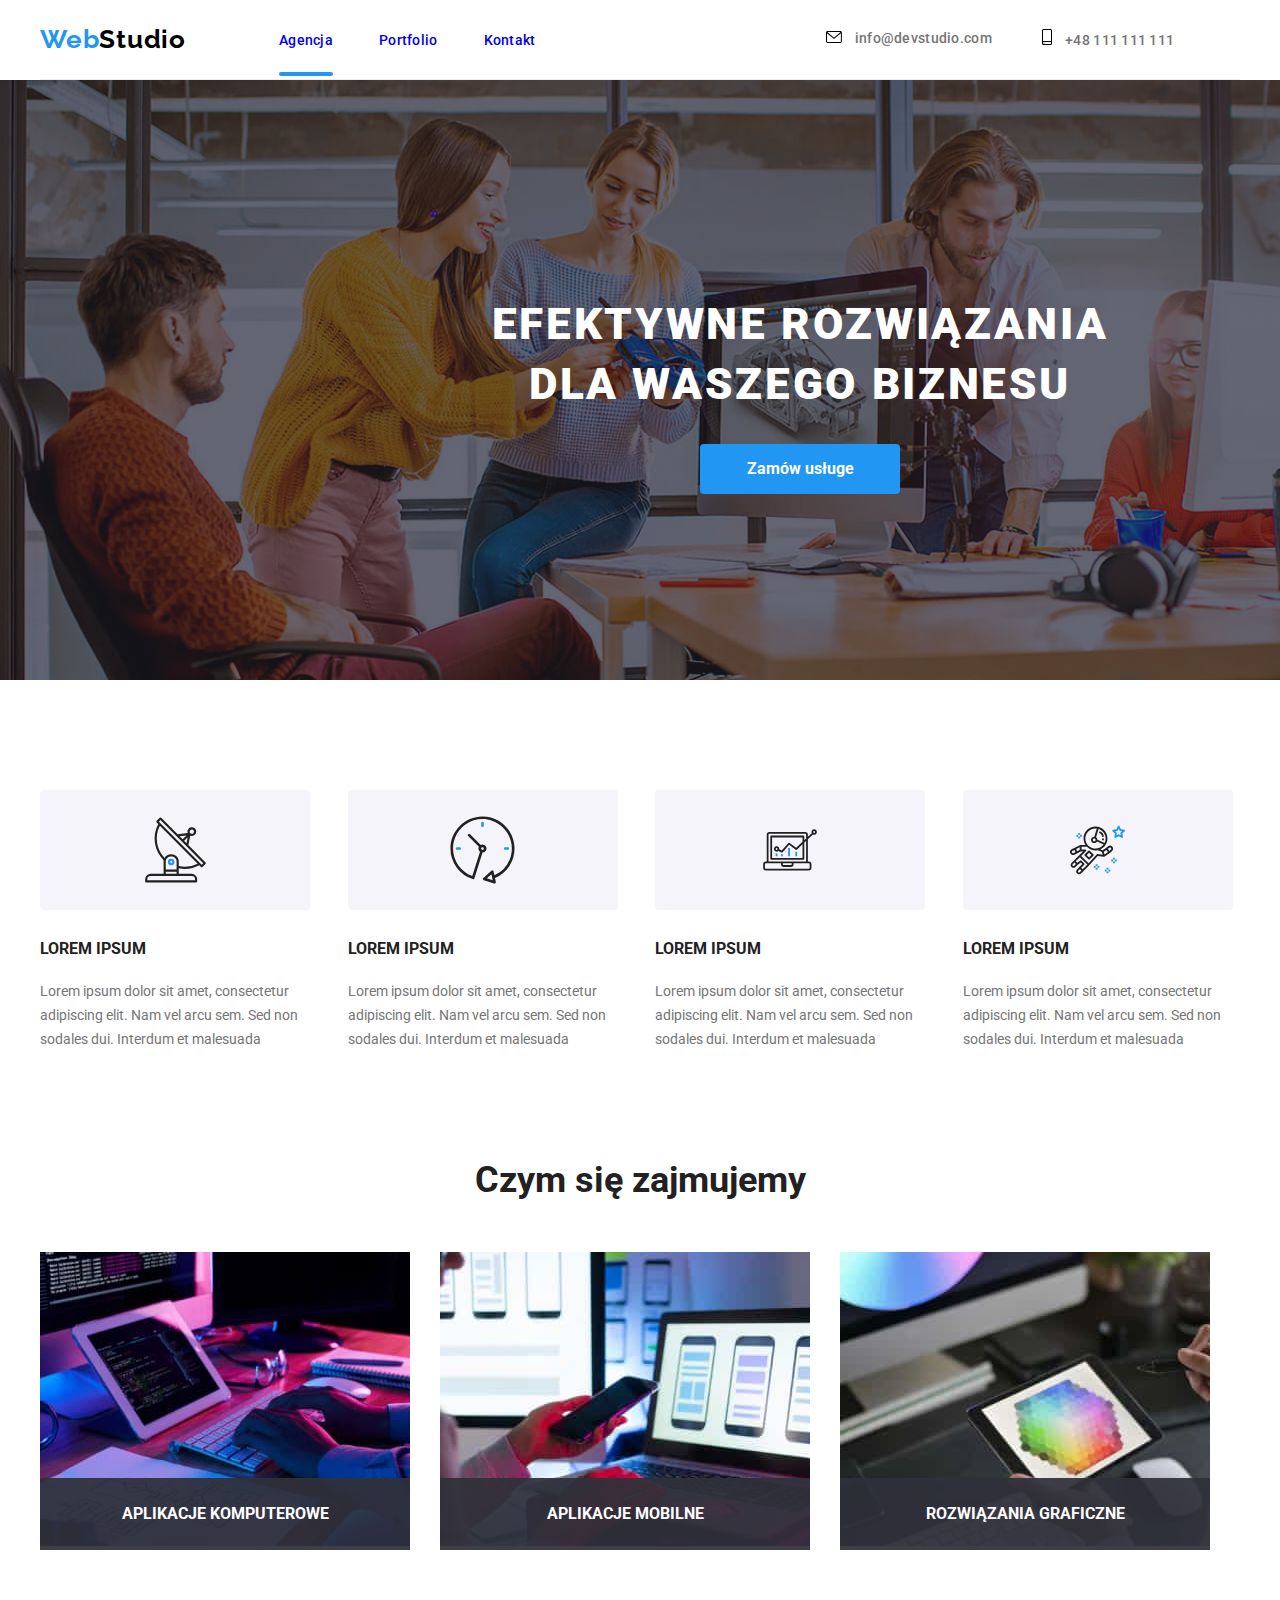
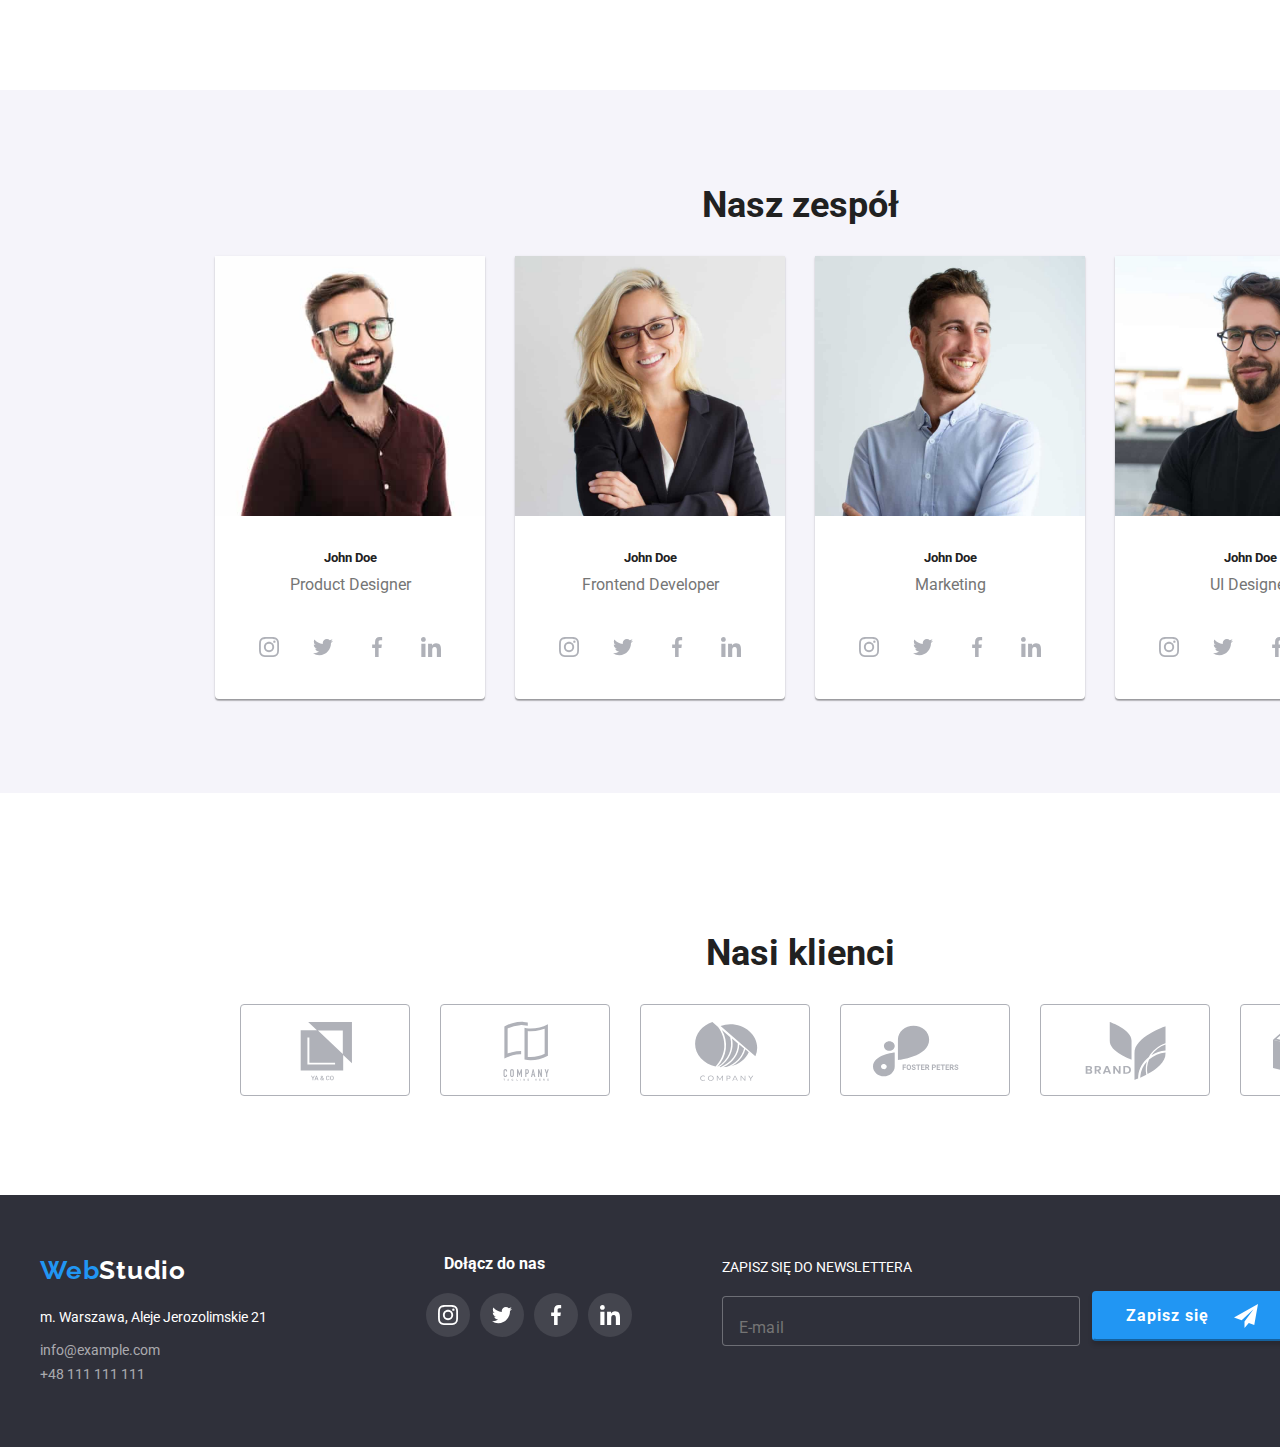
<file: index.html>
<!DOCTYPE html>
<html lang="en">
  <head>
    <meta charset="UTF-8" />
    <meta http-equiv="X-UA-Compatible" content="IE=edge" />
    <meta name="viewport" content="width=device-width, initial-scale=1.0" />
    <link rel="stylesheet" href="https://cdnjs.cloudflare.com/ajax/libs/modern-normalize/1.0.0/modern-normalize.min.css" />
    <link href="css/main.min.css " rel="stylesheet" />
    <link rel="preconnect" href="https://fonts.googleapis.com" />
    <link rel="preconnect" href="https://fonts.gstatic.com" crossorigin />
    <link
      href="https://fonts.googleapis.com/css2?family=Raleway:wght@700&family=Roboto:wght@400;500;700;900&display=swap"
      rel="stylesheet"
    />
    <title>Studio</title>
  </head>
  <body>
      <header class="header">
          <div class="header-wrapper">
          <a href="index.html" class="header__logo">
              <span class="blue-text">Web</span>Studio
          </a>
          <nav class="navigation">
          <ul class="navigation__list">
            <li>
              <a class="navigation__link current-page-link" href="index.html">Agencja</a>
            </li>
            <li>
              <a class="navigation__link" href="portfolio.html">Portfolio</a>
            </li>
            <li>
              <a class="navigation__link" href="index.html">Kontakt</a>
            </li>
          </ul>
          </nav>
          <ul class="navigation__contacts">
            <li>
              <a class="navigation__email" href="emailto:info@devstudio.com">
                <svg class="navigation__icon" width="16" height="12">
                  <use href="./images/icons.svg#icon-envelope"></use>
                </svg>
                info@devstudio.com
              </a>
            </li>
            <li>
              <a class="navigation__tel" href="tel:+48111111111">
                <svg class="navigation__icon" width="10" height="16">
                  <use href="./images/icons.svg#icon-smartphone"></use>
                </svg>
                +48 111 111 111</a>
            </li>
          </ul>
          </div>
      </header>
      <main>
        <div class="title-background picture with-picture">
          <div class="container">
          <h1 class="title">
            EFEKTYWNE ROZWIĄZANIA <br />
            DLA WASZEGO BIZNESU
          </h1> 
          <button type="button" class="title__button" data-modal-open>Zamów usługe</button>
        </div>
        </div>
        <div class="lorem">
        <div class="container">
          <ul class="lorem__descriptions">
            <li>
              <div class="lorem__icon">
                <svg width="65px" height="70px">
                  <use href="./images/icons.svg#icon-antenna-1"></use>
                </svg>
              </div>
              <h4>LOREM IPSUM</h4>
              <p class="lorem__text">
                Lorem ipsum dolor sit amet, consectetur adipiscing elit. Nam vel
                arcu sem. Sed non sodales dui. Interdum et malesuada
              </p>
            </li>
            <li>
              <div class="lorem__icon">
                <svg width="67px" height="70px">
                  <use href="./images/icons.svg#icon-clock-1"></use>
                </svg>
              </div>
              <h4>LOREM IPSUM</h4>
              <p class="lorem__text">
                Lorem ipsum dolor sit amet, consectetur adipiscing elit. Nam vel
                arcu sem. Sed non sodales dui. Interdum et malesuada
              </p>
            </li>
            <li>
              <div class="lorem__icon">
                <svg width="70px" height="53.69px">
                  <use href="./images/icons.svg#icon-diagram-1"></use>
                </svg>
              </div>
              <h4>LOREM IPSUM</h4>
              <p class="lorem__text">
                Lorem ipsum dolor sit amet, consectetur adipiscing elit. Nam vel
                arcu sem. Sed non sodales dui. Interdum et malesuada
              </p>
            </li>
            <li>
              <div class="lorem__icon">
                <svg width="55px" height="60px">
                  <use href="./images/icons.svg#icon-astronaut-1"></use>
                </svg>
              </div>
              <h4>LOREM IPSUM</h4>
              <p class="lorem__text">
                Lorem ipsum dolor sit amet, consectetur adipiscing elit. Nam vel
                arcu sem. Sed non sodales dui. Interdum et malesuada
              </p>
            </li>
          </ul>
        </div>
        <div class="offer container">
          <h2 class="offer__title">Czym się zajmujemy</h2>
          <ul class="offer__services">
            <li >
              <div class="offer__image">
              <img
                src="./images/PC.jpg"
                alt="person typing on PC keyboard"
                width="370"
                height="294"
              />
              <p class="offer__label">Aplikacje komputerowe</p>
              </div>
            </li>
            <li>
              <div class="offer__image">
              <img
                src="./images/mobile.jpg"
                alt="person looking at mobile and laptop"
                width="370"
                height="294"
              />
              <p class="offer__label">Aplikacje MOBILNE</p>
              </div>
            </li>
            <li>
              <div class="offer__image">
              <img
                src="./images/tablet.jpg"
                alt="person carrying tablet"
                width="370"
                height="294"
              />
              <p class="offer__label">rozwiązania graficzne</p>
              </div>
            </li>
          </ul>
        </div>
        </div>
        <div class="team">
        <div class="team-container">
          <div class="container">
          <h2 class="team__title">Nasz zespół</h2>
          <ul class="team__members">
            <li class="team__team-card">
              <img
                src="./images/prduct_designer.jpg"
                alt="a smiling man"
                width="270"
                height="260"
              />
              <h5 class="team__name">John Doe</h5>
              <p class="team__profession">Product Designer</p>
            <div class="team__social-media">
              <svg class="team__social-media-icon">
                <use href="./images/icons.svg#icon-instagram-2" width="20" height="20" x="12" y="12"></use>
              </svg>
              <svg class="team__social-media-icon">
                <use href="./images/icons.svg#icon-twitter-1" width="20" height="20" x="12" y="12"></use>
              </svg>
              <svg class="team__social-media-icon">
                <use href="./images/icons.svg#icon-facebook-1" width="20" height="20" x="12" y="12"></use>
              </svg>
              <svg class="team__social-media-icon">
                <use href="./images/icons.svg#icon-linkedin-1" width="20" height="20" x="12" y="12"></use>
              </svg>
            </div>
            </li>
            <li class="team__team-card">
              <img
                src="./images/frontend_developer.jpg"
                alt="a smiling woman"
                width="270"
                height="260"
              />
              <h5 class="team__name">John Doe</h5>
              <p class="team__profession">Frontend Developer</p>
            <div class="team__social-media">
              <svg class="team__social-media-icon">
                <use href="./images/icons.svg#icon-instagram-2" width="20" height="20" x="12" y="12"></use>
              </svg>
              <svg class="team__social-media-icon">
                <use href="./images/icons.svg#icon-twitter-1" width="20" height="20" x="12" y="12"></use>
              </svg>
              <svg class="team__social-media-icon">
                <use href="./images/icons.svg#icon-facebook-1" width="20" height="20" x="12" y="12"></use>
              </svg>
              <svg class="team__social-media-icon">
                <use href="./images/icons.svg#icon-linkedin-1" width="20" height="20" x="12" y="12"></use>
              </svg>
            </div>
            </li>
            <li class="team__team-card">
              <img
                src="./images/marketing.jpg"
                alt="a smiling man"
                width="270"
                height="260"
              />
              <h5 class="team__name">John Doe</h5>
              <p class="team__profession">Marketing</p>
              <div class="team__social-media">
                <svg class="team__social-media-icon">
                  <use href="./images/icons.svg#icon-instagram-2" width="20" height="20" x="12" y="12"></use>
                </svg>
                <svg class="team__social-media-icon">
                  <use href="./images/icons.svg#icon-twitter-1" width="20" height="20" x="12" y="12"></use>
                </svg>
                <svg class="team__social-media-icon">
                  <use href="./images/icons.svg#icon-facebook-1" width="20" height="20" x="12" y="12"></use>
                </svg>
                <svg class="team__social-media-icon">
                  <use href="./images/icons.svg#icon-linkedin-1" width="20" height="20" x="12" y="12"></use>
                </svg>
              </div>

            </li>
            <li class="team__team-card">
              <img
                src="./images/UI_designer.jpg"
                alt="a smiling man"
                width="270"
                height="260"
              />
              <h5 class="team__name">John Doe</h5>
              <p class="team__profession">UI Designer</p>
              <div class="team__social-media">
                <svg class="team__social-media-icon">
                  <use href="./images/icons.svg#icon-instagram-2" width="20" height="20" x="12" y="12"></use>
                </svg>
                <svg class="team__social-media-icon">
                  <use href="./images/icons.svg#icon-twitter-1" width="20" height="20" x="12" y="12"></use>
                </svg>
                <svg class="team__social-media-icon">
                  <use href="./images/icons.svg#icon-facebook-1" width="20" height="20" x="12" y="12"></use>
                </svg>
                <svg class="team__social-media-icon">
                  <use href="./images/icons.svg#icon-linkedin-1" width="20" height="20" x="12" y="12"></use>
                </svg>
              </div>
            </li>
          </ul>
          </div>
        </div>
        </div>
        <div class="our-clients">
          <div class="our-clients-container">
            <div class="container">
              <h2 class="our-clients__title">Nasi klienci</h2>
              <ul class="our-clients__clients">
                <li>
                  <a href="index.html">
                    <svg class="our-clients__icon">
                      <use href="./images/icons.svg#icon-client1"
                      width="106"
                      height="60"
                      x="32"
                      y="16">
                      </use>
                    </svg>
                  </a>
                </li>
                <li>
                  <a href="index.html">
                    <svg class="our-clients__icon">
                      <use href="./images/icons.svg#icon-client2" width="106" 
                      height="60" 
                      x="32" 
                      y="16">
                      </use>
                    </svg>
                  </a>
                </li>
                <li>
                  <a href="index.html">
                    <svg class="our-clients__icon">
                      <use href="./images/icons.svg#icon-client3" width="106" 
                      height="60" 
                      x="32" 
                      y="16">
                      </use>
                    </svg>
                  </a>
                </li>
                <li>
                  <a href="index.html">
                    <svg class="our-clients__icon">
                      <use href="./images/icons.svg#icon-client4" width="106" 
                      height="60" 
                      x="32" 
                      y="16">
                      </use>
                    </svg>
                  </a>
                </li>
                <li>
                  <a href="index.html">
                    <svg class="our-clients__icon">
                      <use href="./images/icons.svg#icon-client5" width="106" height="60" 
                      x="32" 
                      y="16">
                      </use>
                    </svg>
                  </a>
                </li>
                <li>
                  <a href="index.html">
                    <svg class="our-clients__icon">
                      <use href="./images/icons.svg#icon-client6" width="106" 
                      height="60" 
                      x="32" 
                      y="16">
                      </use>
                    </svg>
                  </a>
                </li>
              </ul>
            </div>
          </div>
        </div>
      </main>

      <footer class="footer">
        <div class="container footer-container">
          <div>
          <a href="index.html" class="footer__logo">
              <span class="blue-text">Web</span>Studio
          </a>
          <address class="footer__address">m. Warszawa, Aleje Jerozolimskie 21</address>
          <ul class="footer__contacts">
            <li><a class="footer__email" href="emailto:info@example.com">info@example.com</a>
            </li>
            <li><a class="footer__tel" href="tel:+48111111111">+48 111 111 111</a>
            </li>
          </ul>
          </div>
        <div class="footer__media">
          <h4 class="footer__media-title">Dołącz do nas</h4>
        
          <div class="footer__icon-list">
            <svg class="footer__icon">
              <use href="./images/icons.svg#icon-instagram-2" width="20" height="20" x="12" y="12"></use>
            </svg>
            <svg class="footer__icon">
              <use href="./images/icons.svg#icon-twitter-1" width="20" height="20" x="12" y="12"></use>
            </svg>
            <svg class="footer__icon">
              <use href="./images/icons.svg#icon-facebook-1" width="20" height="20" x="12" y="12"></use>
            </svg>
            <svg class="footer__icon">
              <use href="./images/icons.svg#icon-linkedin-1" width="20" height="20" x="12" y="12"></use>
            </svg>
          </div>
        </div>
        <form class="newsletter-form">
        <div class="newsletter">
          <label class="newsletter__label">Zapisz się do newslettera
            <input class="newsletter__email" name="footer-email" placeholder="E-mail" rows="1"></input>
          </label>
        </div>
        <div class="signup">
          <button type="submit" class="signup__button">Zapisz się
            <svg width="24" height="24" class="signup__icon">
              <use xlink:href="./images/form-icons.svg#icon-form-send">
              </use>
            </svg>
          </button>
        </div>
        </form>
        </div>
      </footer>
   
      <div class="backdrop is-hidden" data-modal>
        <div class="modal-window">
          <button class="modal-window__close-btn" type="button" data-modal-close>
            <svg width="11" height="11">
              <use xlink:href="./images/icon-modal.svg#icon-closure">
              </use>
            </svg>
          </button>
      
          <form class="form">
            <h3 class="form__header">Zostaw swoje dane w formularzu poniżej</h3>
      
            <div class="input">
              <label for="name-input" class="input__label">Imię</label>
              <div class="input__icon">
                <input type="text" name="name" class="input__box" id="name-input" required>
                <svg width="18" height="18" class="input__box-svg">
                  <use xlink:href="./images/form-icons.svg#icon-form-person"></use>
                </svg>
              </div>
            </div>
      
            <div class="input">
              <label for="phone-input" class="input__label">Telefon</label>
              <div class="input__icon">
                <input type="tel" name="phone" class="input__box" id="phone-input" title="Fill phone before sending!" required>
                <svg width="18" height="18" class="input__box-svg">
                  <use xlink:href="./images/form-icons.svg#icon-form-phone"></use>
                </svg>
              </div>
            </div>
      
            <div class="input">
              <label for="email-input" class="input__label">Email</label>
              <div class="input__icon">
                <input type="text" name="email" class="input__box" id="email-input">
                <svg width="18" height="18" class="input__box-svg">
                  <use xlink:href="./images/form-icons.svg#icon-form-envelope"></use>
                </svg>
              </div>
            </div>
            <label class="input__label">Komentarz
              <textarea class="input__comment" name="comments" placeholder="Wprowadź tekst" rows="6"></textarea>
            </label>
      
            <div class="policy" method="post">
              <label for="user-policy" class="policy__label">
                <input type="checkbox" id="user-policy" class="policy__checkbox" name="agreement" required />
                Oświadczam iż akceptuję&nbsp;<a href="#" class="policy__link">Regulamin&nbsp;</a> i&nbsp; <a href="#"
                  class="policy__link">Politykę Prywatności</a>.
              </label>
      
              <div class="submit-container">
                <button type="submit" class="submit-container__btn">Wyślij</button>
              </div>
      
            </div>
          </form>
        </div>
      </div>

      <script src="./js/modal.js"></script>

  </body>
</html>
</file>
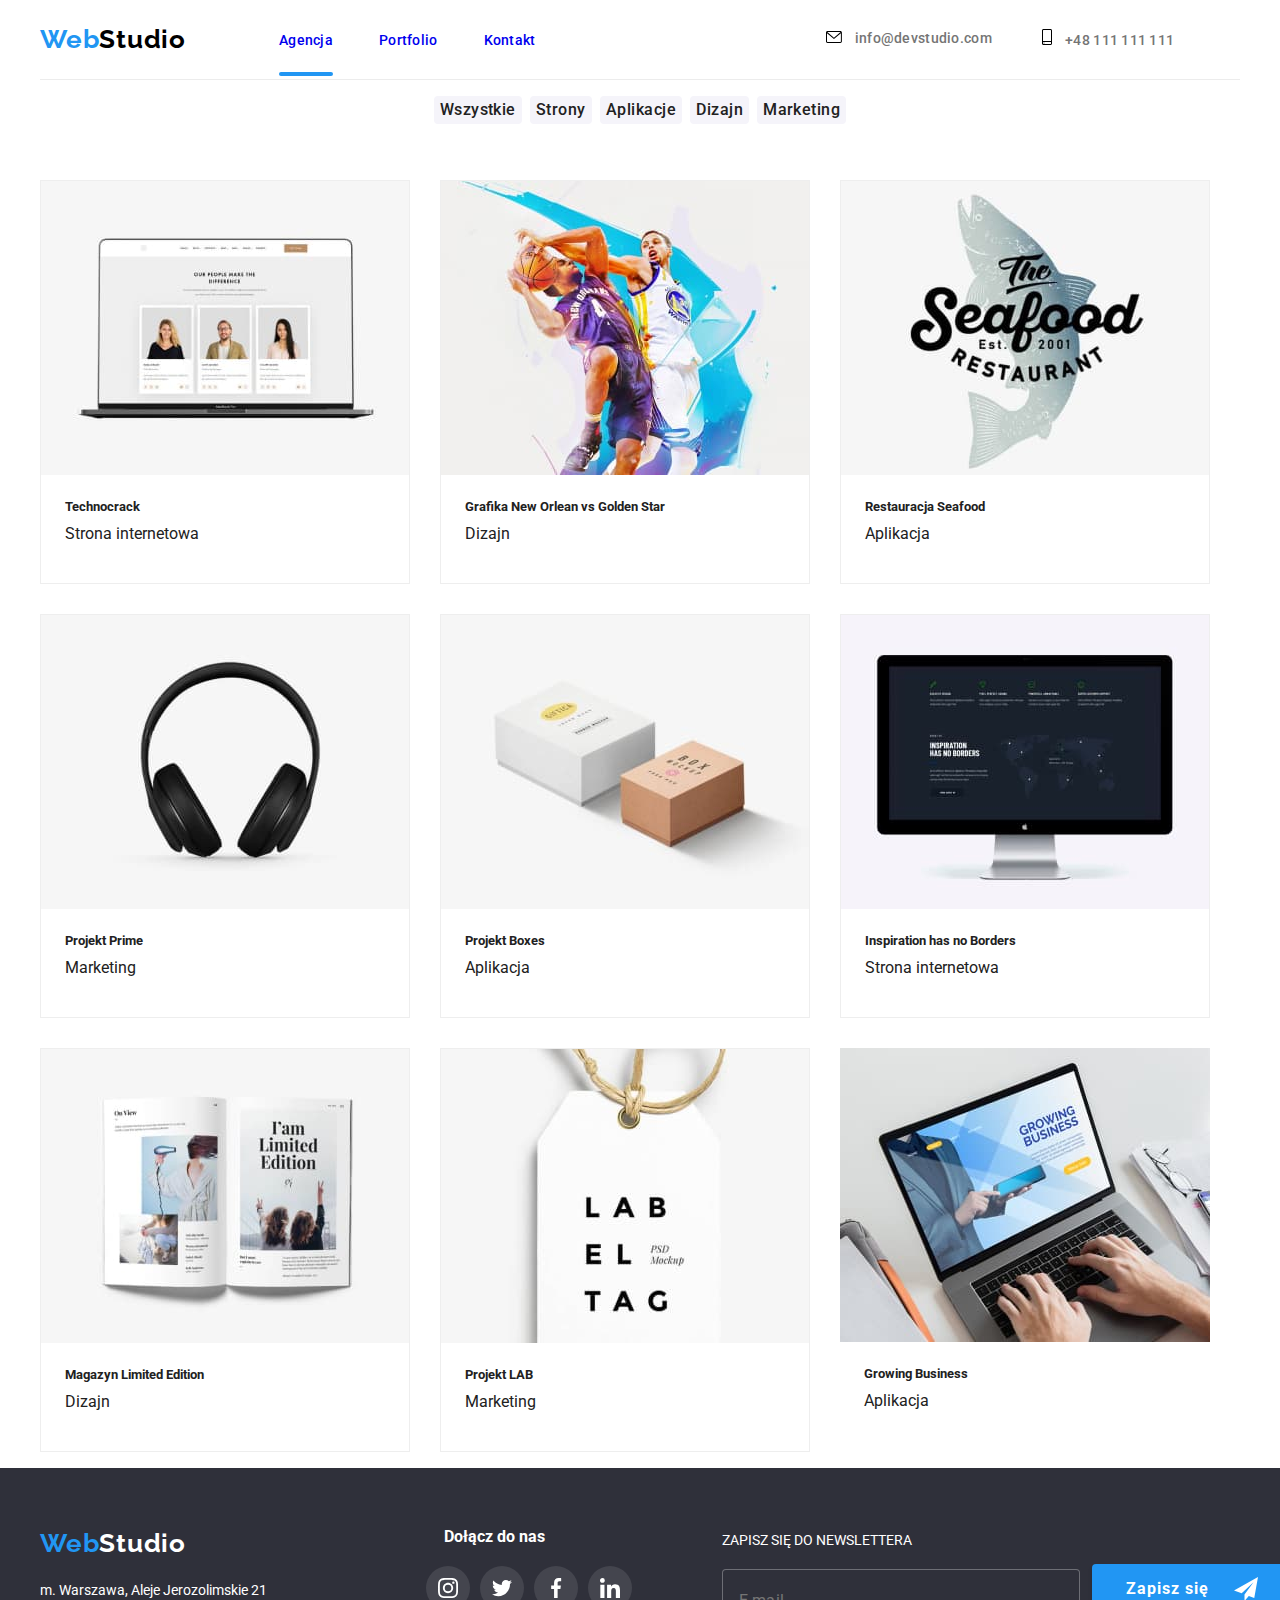
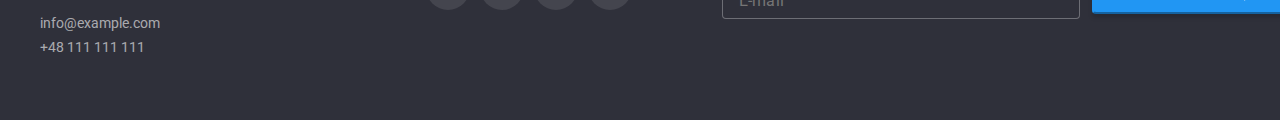
<file: portfolio.html>
<!DOCTYPE html>
<html lang="en">
<head>
    <meta charset="UTF-8">
    <meta http-equiv="X-UA-Compatible" content="IE=edge">
    <meta name="viewport" content="width=device-width, initial-scale=1.0">
    <link rel="stylesheet" href="https://cdnjs.cloudflare.com/ajax/libs/modern-normalize/1.0.0/modern-normalize.min.css" />
    <link href="css/main.min.css" rel="stylesheet" />
    <link rel="preconnect" href="https://fonts.googleapis.com" />
    <link rel="preconnect" href="https://fonts.gstatic.com" crossorigin />
    <link
      href="https://fonts.googleapis.com/css2?family=Raleway:wght@700&family=Roboto:wght@400;500;700;900&display=swap"
      rel="stylesheet"
    />
    <title>Portolio</title>
</head>
<body>
      <header class="header">
        <div class="header-wrapper">
          <a href="index.html" class="header__logo">
            <span class="blue-text">Web</span>Studio
          </a>
          <nav class="navigation">
            <ul class="navigation__list">
              <li>
                <a class="navigation__link current-page-link" href="index.html">Agencja</a>
              </li>
              <li>
                <a class="navigation__link" href="portfolio.html">Portfolio</a>
              </li>
              <li>
                <a class="navigation__link" href="index.html">Kontakt</a>
              </li>
            </ul>
          </nav>
          <ul class="navigation__contacts">
            <li>
              <a class="navigation__email" href="emailto:info@devstudio.com">
                <svg class="navigation__icon" width="16" height="12">
                  <use href="./images/icons.svg#icon-envelope"></use>
                </svg>
                info@devstudio.com
              </a>
            </li>
            <li>
              <a class="navigation__tel" href="tel:+48111111111">
                <svg class="navigation__icon" width="10" height="16">
                  <use href="./images/icons.svg#icon-smartphone"></use>
                </svg>
                +48 111 111 111</a>
            </li>
          </ul>
        </div>
      </header>
      <main>
        <div class="section container">
        <ul class="menu">
          <li>
            <button type="button" class="menu__button">Wszystkie</button>
          </li>
          
          <li>
            <button type="button" class="menu__button">Strony</button>
          </li>
          <li>
            <button type="button" class="menu__button">Aplikacje</button>
          </li>
          <li>
            <button type="button" class="menu__button">Dizajn</button>
          </li>
          <li>
            <button type="button" class="menu__button">Marketing</button>
          </li>
        </ul>
        <ul class="services"> 
          <li class="services__offer">
            <div class="image-overlay">
            <div class="overlay">
              <p>Technocrack jest popularną platformą wykorzystywaną do rozpowszechniania koronawirusa. Firmy wykorzystują tę
                platformę
                do celów szpiegowskich i ataków na niezabezpieczone serwery konkurencji</p>
            </div>   
            <img
              src="./images/p_technocrack.jpg"
              alt="strona internetowa"
              width="370px"
              height="294px"
            />
            </div>
            <h5 class="services__header">Technocrack</h5>
            <p class="services__type">Strona internetowa</p>

          </li>
          <li class="services__offer">
            <div class="image-overlay">
              <div class="overlay">
                <p>Technocrack jest popularną platformą wykorzystywaną do rozpowszechniania koronawirusa. Firmy wykorzystują tę
                  platformę
                  do celów szpiegowskich i ataków na niezabezpieczone serwery konkurencji</p>
              </div>
            <img
            src="./images/p_basketball.jpg"
            alt="mecz koszykówki"
            width="370px"
            height="294px"
          />
            </div>
            <h5 class="services__header">Grafika New Orlean vs Golden Star</h5>
            <p class="services__type">Dizajn</p>
          </li>
          <li class="services__offer">
            <div class="image-overlay">
              <div class="overlay">
                <p>Technocrack jest popularną platformą wykorzystywaną do rozpowszechniania koronawirusa. Firmy wykorzystują tę
                  platformę
                  do celów szpiegowskich i ataków na niezabezpieczone serwery konkurencji</p>
              </div>
            <img
            src="./images/p_seafood_restaurant.jpg"
            alt="logo restauracji Seafood"
            width="370px"
            height="294px"
          />
              </div>
            <h5 class="services__header">Restauracja Seafood</h5>
            <p class="services__type">Aplikacja</p>
          </li>
          <li class="services__offer">
            <div class="image-overlay">
              <div class="overlay">
                <p>Technocrack jest popularną platformą wykorzystywaną do rozpowszechniania koronawirusa. Firmy wykorzystują tę
                  platformę
                  do celów szpiegowskich i ataków na niezabezpieczone serwery konkurencji</p>
              </div>
            <img
            src="./images/p_headphones.jpg"
            alt="słuchawki nauszne"
            width="370px"
            height="294px"
          />
              </div>
            <h5 class="services__header">Projekt Prime</h5>
            <p class="services__type">Marketing</p>
          </li>
          <li class="services__offer">
            <div class="image-overlay">
              <div class="overlay">
                <p>Technocrack jest popularną platformą wykorzystywaną do rozpowszechniania koronawirusa. Firmy wykorzystują tę
                  platformę
                  do celów szpiegowskich i ataków na niezabezpieczone serwery konkurencji</p>
              </div>
            <img
            src="./images/p_boxes.jpg"
            alt="dwa pudełka"
            width="370px"
            height="294px"
          />
              </div>
            <h5 class="services__header">Projekt Boxes</h5>
            <p class="services__type">Aplikacja</p>
          </li>
          <li class="services__offer">
            <div class="image-overlay">
              <div class="overlay">
                <p>Technocrack jest popularną platformą wykorzystywaną do rozpowszechniania koronawirusa. Firmy wykorzystują tę
                  platformę
                  do celów szpiegowskich i ataków na niezabezpieczone serwery konkurencji</p>
              </div>
            <img
            src="./images/p_monitor.jpg"
            alt="monitor komputerowy"
            width="370px"
            height="294px"
          />
              </div>
            <h5 class="services__header">Inspiration has no Borders</h5>
            <p class="services__type">Strona internetowa</p>
          </li>
          <li class="services__offer">
            <div class="image-overlay">
              <div class="overlay">
                <p>Technocrack jest popularną platformą wykorzystywaną do rozpowszechniania koronawirusa. Firmy wykorzystują tę
                  platformę
                  do celów szpiegowskich i ataków na niezabezpieczone serwery konkurencji</p>
              </div>
            <img
            src="./images/p_magazine.jpg"
            alt="czasopismo"
            width="370px"
            height="294px"
          />
              </div>
            <h5 class="services__header">Magazyn Limited Edition</h5>
            <p class="services__type">Dizajn</p>
          </li>
          <li class="services__offer">
            <div class="image-overlay">
              <div class="overlay">
                <p>Technocrack jest popularną platformą wykorzystywaną do rozpowszechniania koronawirusa. Firmy wykorzystują tę
                  platformę
                  do celów szpiegowskich i ataków na niezabezpieczone serwery konkurencji</p>
              </div>
            <img
            src="./images/p_tag.jpg"
            alt="zawieszka z logo"
            width="370px"
            height="294px"
          />
              </div>
            <h5 class="services__header">Projekt LAB</h5>
            <p class="services__type">Marketing</p>
          </li>
          <li class="service-card">
            <div class="image-overlay">
              <div class="overlay">
                <p>Technocrack jest popularną platformą wykorzystywaną do rozpowszechniania koronawirusa. Firmy wykorzystują tę
                  platformę
                  do celów szpiegowskich i ataków na niezabezpieczone serwery konkurencji</p>
              </div>
            <img
            src="./images/p_laptop.jpg"
            alt="człowiek pracujący na laptopie"
            width="370px"
            height="294px"
          />
          </div>
            <h5 class="services__header">Growing Business</h5>
            <p class="services__type">Aplikacja</p>
          </li>
        </ul>
        </div>
      </main>
      <footer class="footer">
        <div class="container footer-container">
          <div>
            <a href="index.html" class="footer__logo">
              <span class="blue-text">Web</span>Studio
            </a>
            <address class="footer__address">m. Warszawa, Aleje Jerozolimskie 21</address>
            <ul class="footer__contacts">
              <li><a class="footer__email" href="emailto:info@example.com">info@example.com</a>
              </li>
              <li><a class="footer__tel" href="tel:+48111111111">+48 111 111 111</a>
              </li>
            </ul>
          </div>
          <div class="footer__media">
            <h4 class="footer__media-title">Dołącz do nas</h4>

            <div class="footer__icon-list">
              <svg class="footer__icon">
                <use href="./images/icons.svg#icon-instagram-2" width="20" height="20" x="12" y="12"></use>
              </svg>
              <svg class="footer__icon">
                <use href="./images/icons.svg#icon-twitter-1" width="20" height="20" x="12" y="12"></use>
              </svg>
              <svg class="footer__icon">
                <use href="./images/icons.svg#icon-facebook-1" width="20" height="20" x="12" y="12"></use>
              </svg>
              <svg class="footer__icon">
                <use href="./images/icons.svg#icon-linkedin-1" width="20" height="20" x="12" y="12"></use>
              </svg>
            </div>
          </div>
          <form class="newsletter-form">
            <div class="newsletter">
              <label class="newsletter__label">Zapisz się do newslettera
                <input class="newsletter__email" name="footer-email" placeholder="E-mail" rows="1"></input>
              </label>
            </div>
            <div class="signup">
              <button type="submit" class="signup__button">Zapisz się
                <svg width="24" height="24" class="signup__icon">
                  <use xlink:href="./images/form-icons.svg#icon-form-send">
                  </use>
                </svg>
              </button>
            </div>
          </form>
        </div>
      </footer>
</body>
</html>
</file>
<file: css/main.min.css>
body{font-family:"Roboto","Raleway",sans-serif;background-color:#fff;color:#212121;margin:0;padding:0}.container{width:100%;max-width:1200px;padding:0;margin:0 auto}.lorem{padding-top:94px}.lorem__descriptions{display:-webkit-box;display:-ms-flexbox;display:flex;list-style:none;-webkit-box-orient:horizontal;-webkit-box-direction:normal;-ms-flex-direction:row;flex-direction:row;gap:30px;list-style:none;padding-left:0}.lorem__icon{width:270px;height:120px;background-color:#f5f4fa;margin-bottom:30px;border-radius:4px;display:-webkit-box;display:-ms-flexbox;display:flex;-webkit-box-align:center;-ms-flex-align:center;align-items:center;-webkit-box-pack:center;-ms-flex-pack:center;justify-content:center;-webkit-transition:250ms cubic-bezier(0.4, 0, 0.2, 1);transition:250ms cubic-bezier(0.4, 0, 0.2, 1)}.lorem__icon:hover,.lorem__icon:focus{border:solid #2196f3;fill:#2196f3}.lorem__text{font-family:"Roboto";font-size:14px;line-height:1.71;color:#757575}.offer{margin-top:94px}.offer__services{display:-webkit-box;display:-ms-flexbox;display:flex;-webkit-box-orient:horizontal;-webkit-box-direction:normal;-ms-flex-direction:row;flex-direction:row;gap:30px;margin-top:50px;list-style:none;padding-left:0}.offer__label{display:block;position:absolute;bottom:0;left:0;margin:0;width:100%;font-weight:700;line-height:1.14;text-align:center;text-transform:uppercase;padding:27px 0px;color:#fff;background-color:rgba(47,48,58,.9333333333)}.offer__image{position:relative}.offer__title{font-family:"Roboto";font-style:bold;font-size:36px;line-height:1.17;letter-spacing:3%;text-align:center}.team{padding-top:94px}.team__title{padding-top:94px;font-family:"Roboto";font-style:bold;font-size:36px;line-height:1.17;letter-spacing:3%;text-align:center}.team__members{display:-webkit-box;display:-ms-flexbox;display:flex;-webkit-box-orient:horizontal;-webkit-box-direction:normal;-ms-flex-direction:row;flex-direction:row;-webkit-box-pack:center;-ms-flex-pack:center;justify-content:center;gap:30px;padding-bottom:94px;list-style:none;padding-left:0}.team__team-card{background-color:#fff;text-align:center;border-bottom-left-radius:4px;border-bottom-right-radius:4px;-webkit-box-shadow:0px 2px 1px rgba(0,0,0,.2),0px 1px 1px rgba(0,0,0,.14),0px 1px 3px rgba(0,0,0,.12);box-shadow:0px 2px 1px rgba(0,0,0,.2),0px 1px 1px rgba(0,0,0,.14),0px 1px 3px rgba(0,0,0,.12)}.team__name{margin:30px 0 10px 0}.team__profession{font-size:16px;line-height:1.19;color:#757575;margin:0 0 30px 0}.team__social-media{margin-bottom:30px;display:-webkit-box;display:-ms-flexbox;display:flex;-webkit-box-orient:horizontal;-webkit-box-direction:normal;-ms-flex-direction:row;flex-direction:row;-webkit-box-pack:center;-ms-flex-pack:center;justify-content:center;gap:10px}.team__social-media-icon{fill:#afb1b8;width:44px;height:44px;border-radius:50%;background-color:#fff;-webkit-transition:250ms cubic-bezier(0.4, 0, 0.2, 1);transition:250ms cubic-bezier(0.4, 0, 0.2, 1)}.team__social-media-icon:hover,.team__social-media-icon:focus{fill:#fff;background-color:#2196f3;cursor:pointer}.team-container{background-color:#f5f4fa;width:1600px;margin:auto}.our-clients{padding-top:94px}.our-clients__title{font-family:"Roboto";font-style:bold;font-size:36px;line-height:1.17;letter-spacing:3%;text-align:center}.our-clients__clients{display:-webkit-box;display:-ms-flexbox;display:flex;list-style:none;gap:30px;margin-bottom:94px}.our-clients__icon{border-radius:4px;border:#afb1b8 solid 1px;width:170px;height:92px;fill:#afb1b8;-webkit-transition:250ms cubic-bezier(0.4, 0, 0.2, 1);transition:250ms cubic-bezier(0.4, 0, 0.2, 1)}.our-clients__icon:hover,.our-clients__icon:focus{fill:#2196f3;border:#2196f3 solid 1px}.our-clients-container{width:1600px;margin:auto}.header{background-color:#fff;height:80px;width:1600px;-webkit-box-orient:horizontal;-webkit-box-direction:normal;-ms-flex-direction:row;flex-direction:row;display:-webkit-box;display:-ms-flexbox;display:flex;-webkit-box-pack:justify;-ms-flex-pack:justify;justify-content:space-between;gap:93px;border-bottom:1px solid #ececec;width:100%;max-width:1200px;padding:0;margin:0 auto}.header__logo{font-family:"Raleway";font-weight:700;font-size:26px;line-height:1.19;letter-spacing:.03em;color:#000;text-decoration:none}.header-wrapper{display:-webkit-box;display:-ms-flexbox;display:flex;-webkit-box-align:center;-ms-flex-align:center;align-items:center}.navigation{padding:0 auto}.navigation__list{display:-webkit-box;display:-ms-flexbox;display:flex;-webkit-box-orient:horizontal;-webkit-box-direction:normal;-ms-flex-direction:row;flex-direction:row;gap:46px;line-height:1.2;padding:0;margin-left:93px;list-style:none}.navigation__link{font-family:"Roboto";font-weight:500;font-size:14px;line-height:1.14;letter-spacing:.02em;color:v #212121;text-decoration:none;-webkit-transition:250ms cubic-bezier(0.4, 0, 0.2, 1);transition:250ms cubic-bezier(0.4, 0, 0.2, 1)}.navigation__link:hover,.navigation__link:focus{color:#2196f3;text-decoration:none;-webkit-transition:250ms cubic-bezier(0.4, 0, 0.2, 1);transition:250ms cubic-bezier(0.4, 0, 0.2, 1)}.navigation__email,.navigation__tel{font-family:"Roboto";font-weight:500;font-size:14px;line-height:1.17;letter-spacing:.02em;color:#757575;text-decoration:none;-webkit-transition:250ms cubic-bezier(0.4, 0, 0.2, 1);transition:250ms cubic-bezier(0.4, 0, 0.2, 1)}.navigation__email:hover,.navigation__email:focus,.navigation__tel:hover,.navigation__tel:focus{color:#2196f3;fill:#2196f3;text-decoration:none}.navigation__contacts{margin-left:250px;gap:50px;list-style:none;display:-webkit-box;display:-ms-flexbox;display:flex;-webkit-box-orient:horizontal;-webkit-box-direction:normal;-ms-flex-direction:row;flex-direction:row}.navigation__icon{margin-right:10px;color:#757575;-webkit-transition:250ms cubic-bezier(0.4, 0, 0.2, 1);transition:250ms cubic-bezier(0.4, 0, 0.2, 1)}.navigation__icon:hover,.navigation__icon:focus{fill:#2196f3;cursor:pointer}.title{font-family:"Roboto";font-weight:900;font-size:44px;line-height:1.36;text-align:center;letter-spacing:.06em;text-transform:uppercase;color:#fff}.title__button{background-color:#2196f3;width:200px;height:50px;font-weight:700;font-size:16px;line-height:1.87;color:#fff;border-style:none;border-radius:4px;cursor:pointer;text-align:center;padding:10px 41px 10px 42px}.title-background{background-color:#2f303a;height:600px;width:1600px;padding:200px 0;display:-webkit-box;display:-ms-flexbox;display:flex;gap:30px;-webkit-box-orient:vertical;-webkit-box-direction:normal;-ms-flex-direction:column;flex-direction:column;-webkit-box-pack:center;-ms-flex-pack:center;justify-content:center;-webkit-box-align:center;-ms-flex-align:center;align-items:center;text-align:center;margin:auto}.picture{width:1600px;height:600px;background-position:center;background-size:cover;background-repeat:no-repeat}.with-picture{background-image:-webkit-gradient(linear, left bottom, left top, from(rgba(47, 48, 58, 0.4)), to(rgba(47, 48, 58, 0.4))),url("../images/image-background.png");background-image:linear-gradient(0deg, rgba(47, 48, 58, 0.4) 0%, rgba(47, 48, 58, 0.4) 100%),url("../images/image-background.png")}.footer{background-color:#2f303a;height:252px;margin:auto;padding:60px 0 0 0}.footer__address{font-style:normal;font-size:14px;line-height:1.71;color:#fff;margin-top:20px;margin-bottom:9px;width:246px}.footer__logo{font-family:"Raleway";font-weight:700;font-size:26px;line-height:1.19;letter-spacing:.03em;color:#fff;text-decoration:none}.footer__contacts,.footer__email,.footer__tel{font-size:14px;line-height:1.71;color:rgba(255,255,255,.6);text-decoration:none;padding:0}.footer__contacts{-webkit-box-orient:vertical;-webkit-box-direction:normal;-ms-flex-direction:column;flex-direction:column;margin:0 auto;padding:0;gap:9px;list-style:none}.footer__icon-list{display:-webkit-box;display:-ms-flexbox;display:flex;-webkit-box-orient:horizontal;-webkit-box-direction:normal;-ms-flex-direction:row;flex-direction:row;-webkit-box-pack:center;-ms-flex-pack:center;justify-content:center;gap:10px;margin-top:20px;margin-left:70px}.footer__icon{fill:#fff;width:44px;height:44px;border-radius:50%;background-color:rgba(255,255,255,.1019607843)}.footer__icon:hover,.footer__icon:focus{fill:#fff;background-color:#2196f3;cursor:pointer}.footer__media{display:-webkit-box;display:-ms-flexbox;display:flex;-webkit-box-orient:vertical;-webkit-box-direction:normal;-ms-flex-direction:column;flex-direction:column;color:v #fff;padding-left:70px;padding-top:0}.footer__media-title{color:v #fff;margin:0 auto}.blue-text{color:#2196f3}.footer-container{-webkit-box-orient:horizontal;-webkit-box-direction:normal;-ms-flex-direction:row;flex-direction:row;display:-webkit-box;display:-ms-flexbox;display:flex;color:#fff}.newsletter-form{display:-webkit-box;display:-ms-flexbox;display:flex;-webkit-box-align:center;-ms-flex-align:center;align-items:center;-webkit-box-pack:justify;-ms-flex-pack:justify;justify-content:space-between;-webkit-box-orient:horizontal;-webkit-box-direction:normal;-ms-flex-direction:row;flex-direction:row;padding-bottom:94px}.newsletter{display:-webkit-box;display:-ms-flexbox;display:flex;-webkit-box-orient:vertical;-webkit-box-direction:normal;-ms-flex-direction:column;flex-direction:column;margin-left:90px}.newsletter__label{font-size:14px;line-height:1.14;color:#fff;text-transform:uppercase}.newsletter__email{margin-top:20px;padding-top:15px;padding-left:16px;width:358px;height:50px;border:1px solid rgba(255,255,255,.3019607843);border-radius:4px;resize:none;font-size:16px;line-height:1.25;letter-spacing:.01em;background-color:#2f303a}.signup{margin-left:12px;margin-bottom:94;margin-top:36px;display:-webkit-box;display:-ms-flexbox;display:flex;-webkit-box-pack:center;-ms-flex-pack:center;justify-content:center;gap:24px;padding-bottom:10px}.signup__button{display:-webkit-box;display:-ms-flexbox;display:flex;-webkit-box-pack:center;-ms-flex-pack:center;justify-content:center;-webkit-box-align:center;-ms-flex-align:center;align-items:center;text-align:center;height:50px;width:200px;border-radius:4px;border-color:#2196f3;background-color:#2196f3;-webkit-box-shadow:0px 4px 4px 0px rgba(0,0,0,.1490196078);box-shadow:0px 4px 4px 0px rgba(0,0,0,.1490196078);color:#fff;line-height:1.87;font-size:16px;font-family:"Roboto";font-style:bold;font-weight:700;letter-spacing:.06em;cursor:pointer}.signup__button:hover{-webkit-transition:250ms cubic-bezier(0.4, 0, 0.2, 1);transition:250ms cubic-bezier(0.4, 0, 0.2, 1)}.signup__icon{fill:#fff;margin-left:25px}.menu{display:-webkit-box;display:-ms-flexbox;display:flex;-webkit-box-orient:horizontal;-webkit-box-direction:normal;-ms-flex-direction:row;flex-direction:row;-webkit-box-pack:center;-ms-flex-pack:center;justify-content:center;gap:8px;margin-bottom:56px;list-style:none;padding-left:0}.menu__button{font-family:"Roboto";font-size:16px;line-height:1.62;text-align:center;font-weight:500;letter-spacing:.03em;cursor:pointer;text-decoration:none;border:0em;border-radius:4px;background-color:#f5f4fa;color:#212121;-webkit-transition:250ms cubic-bezier(0.4, 0, 0.2, 1);transition:250ms cubic-bezier(0.4, 0, 0.2, 1)}.menu__button:hover{border-radius:4px;text-decoration:none;-webkit-text-decoration-color:#2196f3;text-decoration-color:#2196f3;background-color:#2196f3;color:#fff;-webkit-transition:250ms cubic-bezier(0.4, 0, 0.2, 1);transition:250ms cubic-bezier(0.4, 0, 0.2, 1);-webkit-box-shadow:0px 3px 1px rgba(0,0,0,.1),0px 1px 2px rgba(0,0,0,.8),0px 2px 2px rgba(0,0,0,.12);box-shadow:0px 3px 1px rgba(0,0,0,.1),0px 1px 2px rgba(0,0,0,.8),0px 2px 2px rgba(0,0,0,.12)}.services{list-style:none;display:-webkit-box;display:-ms-flexbox;display:flex;-webkit-box-orient:horizontal;-webkit-box-direction:normal;-ms-flex-direction:row;flex-direction:row;-ms-flex-wrap:wrap;flex-wrap:wrap;padding:0;gap:30px;-ms-flex-preferred-size:calc((100% - 6px)/3);flex-basis:calc((100% - 6px)/3)}.services__offer{width:370px;height:404px;border:#eee solid 1px;-webkit-transition:250ms cubic-bezier(0.4, 0, 0.2, 1);transition:250ms cubic-bezier(0.4, 0, 0.2, 1)}.services__offer:hover{-ms-flex-preferred-size:calc((100% - 90px)/4);flex-basis:calc((100% - 90px)/4);margin:0;display:block;-webkit-box-shadow:0px 3px 1px rgba(0,0,0,.1),0px 1px 2px rgba(0,0,0,.08),0px 2px 2px rgba(0,0,0,.12);box-shadow:0px 3px 1px rgba(0,0,0,.1),0px 1px 2px rgba(0,0,0,.08),0px 2px 2px rgba(0,0,0,.12);cursor:pointer}.services__header{margin:20px 0 4px 24px}.services__type{font-family:"Roboto";font-size:16px;Line-height:1.87;margin:0 0 0 24px}.with-bg{background-color:rgba(47,48,58,.4392156863)}.overlay{position:absolute;top:0;left:0;width:100%;height:100%;padding:49px 45px 49px 24px;background-color:rgba(33,150,243,.9019607843);-webkit-transition:250ms cubic-bezier(0.4, 0, 0.2, 1);transition:250ms cubic-bezier(0.4, 0, 0.2, 1);-webkit-transform:translateY(100%);transform:translateY(100%)}.overlay>p{color:#fff;font-weight:400;font-size:18px}.image-overlay{position:relative;overflow:hidden}.image-overlay:hover .overlay{-webkit-transform:translateY(0);transform:translateY(0);-webkit-transition:250ms cubic-bezier(0.4, 0, 0.2, 1);transition:250ms cubic-bezier(0.4, 0, 0.2, 1)}.label{display:block;position:absolute;bottom:0;left:0;margin:0;width:100%;font-weight:700;line-height:1.14;text-align:center;text-transform:uppercase;padding:27px 0px;color:#fff;background-color:rgba(47,48,58,.9333333333)}.picture-with-label{position:relative}.current-page-link{position:relative}.current-page-link::after{position:absolute;content:"";display:block;width:100%;height:4px;bottom:0;left:0;background-color:#2196f3;-webkit-transform:translateY(28px);transform:translateY(28px);border-radius:2px;pointer-events:none;cursor:unset}.backdrop{background-color:rgba(0,0,0,.2);-webkit-transition:visibility 250ms cubic-bezier(0.4, 0, 0.2, 1),opacity 250ms cubic-bezier(0.4, 0, 0.2, 1);transition:visibility 250ms cubic-bezier(0.4, 0, 0.2, 1),opacity 250ms cubic-bezier(0.4, 0, 0.2, 1);position:fixed;left:0;right:0;top:0;bottom:0;display:-webkit-box;display:-ms-flexbox;display:flex}.modal-window{background-color:#fff;position:relative;margin:auto;min-width:528px;min-height:581px;-webkit-box-shadow:0px 2px 1px rgba(0,0,0,.2),0px 1px 1px rgba(0,0,0,.14),0px 1px 3px rgba(0,1,3,.12);box-shadow:0px 2px 1px rgba(0,0,0,.2),0px 1px 1px rgba(0,0,0,.14),0px 1px 3px rgba(0,1,3,.12);border-radius:4px;-webkit-transition:250ms cubic-bezier(0.4, 0, 0.2, 1) opacity 3s linear;transition:250ms cubic-bezier(0.4, 0, 0.2, 1) opacity 3s linear}.modal-window__close-btn{position:absolute;top:8px;right:8px;width:30px;height:30px;border:rgba(0,0,0,.1) solid 1px;border-radius:50%;background-color:#fff;cursor:pointer;display:-webkit-box;display:-ms-flexbox;display:flex;-webkit-box-align:center;-ms-flex-align:center;align-items:center;-webkit-box-pack:center;-ms-flex-pack:center;justify-content:center;-webkit-transition-property:-webkit-transform;transition-property:-webkit-transform;transition-property:transform;transition-property:transform, -webkit-transform;-webkit-transition-duration:250ms;transition-duration:250ms;-webkit-transition-timing-function:cubic-bezier(0.4, 0, 0.2, 1);transition-timing-function:cubic-bezier(0.4, 0, 0.2, 1)}.is-hidden{opacity:0;visibility:hidden;pointer-events:none}.is-hidden .modal-window{-webkit-transform:scale(0);transform:scale(0)}.form{display:-webkit-box;display:-ms-flexbox;display:flex;-webkit-box-align:center;-ms-flex-align:center;align-items:center;-webkit-box-pack:justify;-ms-flex-pack:justify;justify-content:space-between;-webkit-box-orient:vertical;-webkit-box-direction:normal;-ms-flex-direction:column;flex-direction:column}.form__header{margin-top:40px;margin-bottom:12px;font-weight:700;font-size:20px;line-height:1.15;text-align:center;color:#212121}.input{display:-webkit-box;display:-ms-flexbox;display:flex;-webkit-box-orient:vertical;-webkit-box-direction:normal;-ms-flex-direction:column;flex-direction:column;-webkit-box-pack:left;-ms-flex-pack:left;justify-content:left}.input__comment{margin-top:4px;padding:12px 16px;width:448px;height:120px;border:1px solid rgba(33,33,33,.2);border-radius:4px;resize:none;font-size:12px;letter-spacing:.01em}.input__label{color:#757575;font-size:12px;line-height:1.17;display:-webkit-box;display:-ms-flexbox;display:flex;-webkit-box-orient:vertical;-webkit-box-direction:normal;-ms-flex-direction:column;flex-direction:column;-webkit-box-pack:left;-ms-flex-pack:left;justify-content:left;margin-top:10px;margin-bottom:10px}.input__box-svg{position:absolute;display:-webkit-box;display:-ms-flexbox;display:flex;width:15px;height:12px;margin-top:14px;margin-bottom:14px;margin-left:12px}.input__box-svg:hover,.input__box-svg:focus{fill:#2196f3;-webkit-transition:250ms cubic-bezier(0.4, 0, 0.2, 1);transition:250ms cubic-bezier(0.4, 0, 0.2, 1)}.input__box{width:448px;height:40px;border:none;outline:1px solid rgba(33,33,33,.2);border-radius:4px;text-indent:40px}.input__box:focus,.input__box textarea:focus{outline:1px solid #2196f3;-webkit-transition:250ms cubic-bezier(0.4, 0, 0.2, 1);transition:250ms cubic-bezier(0.4, 0, 0.2, 1)}.input__icon{display:-webkit-box;display:-ms-flexbox;display:flex;-webkit-box-align:center;-ms-flex-align:center;align-items:center;margin-bottom:10px}.input__icon:hover,.input__icon:focus-within svg{outline:1px solid #2196f3;fill:#2196f3;-webkit-transition:250ms cubic-bezier(0.4, 0, 0.2, 1);transition:250ms cubic-bezier(0.4, 0, 0.2, 1)}.input__icon svg{position:absolute;margin-left:10px}.policy{margin-top:20px}.policy__link{color:#2196f3;text-decoration:underline;-webkit-transition:-webkit-transform .7s ease-in-out;transition:-webkit-transform .7s ease-in-out;transition:transform .7s ease-in-out;transition:transform .7s ease-in-out, -webkit-transform .7s ease-in-out}.policy__link:hover,.policy__link:focus{-webkit-transform:scale(1.05);transform:scale(1.05);-webkit-transition:250ms cubic-bezier(0.4, 0, 0.2, 1);transition:250ms cubic-bezier(0.4, 0, 0.2, 1)}.policy__label{display:-webkit-inline-box;display:-ms-inline-flexbox;display:inline-flex;-webkit-box-pack:justify;-ms-flex-pack:justify;justify-content:space-between;-webkit-box-align:center;-ms-flex-align:center;align-items:center;cursor:pointer;position:relative}.policy__checkbox{width:16px;height:15px;margin-right:8px;display:block}.submit-container{display:-webkit-box;display:-ms-flexbox;display:flex;-webkit-box-pack:center;-ms-flex-pack:center;justify-content:center;width:100%;margin-top:30px;margin-bottom:40px}.submit-container__btn{background-color:#2196f3;color:#fff;border:none;font-size:16px;line-height:1.86;font-weight:700;letter-spacing:.01em;border-radius:4px;width:200px;height:50px;bottom:40px;cursor:pointer;-webkit-box-shadow:0px 4px 4px rgba(0,0,0,.15);box-shadow:0px 4px 4px rgba(0,0,0,.15)}/*# sourceMappingURL=main.min.css.map */
</file>
